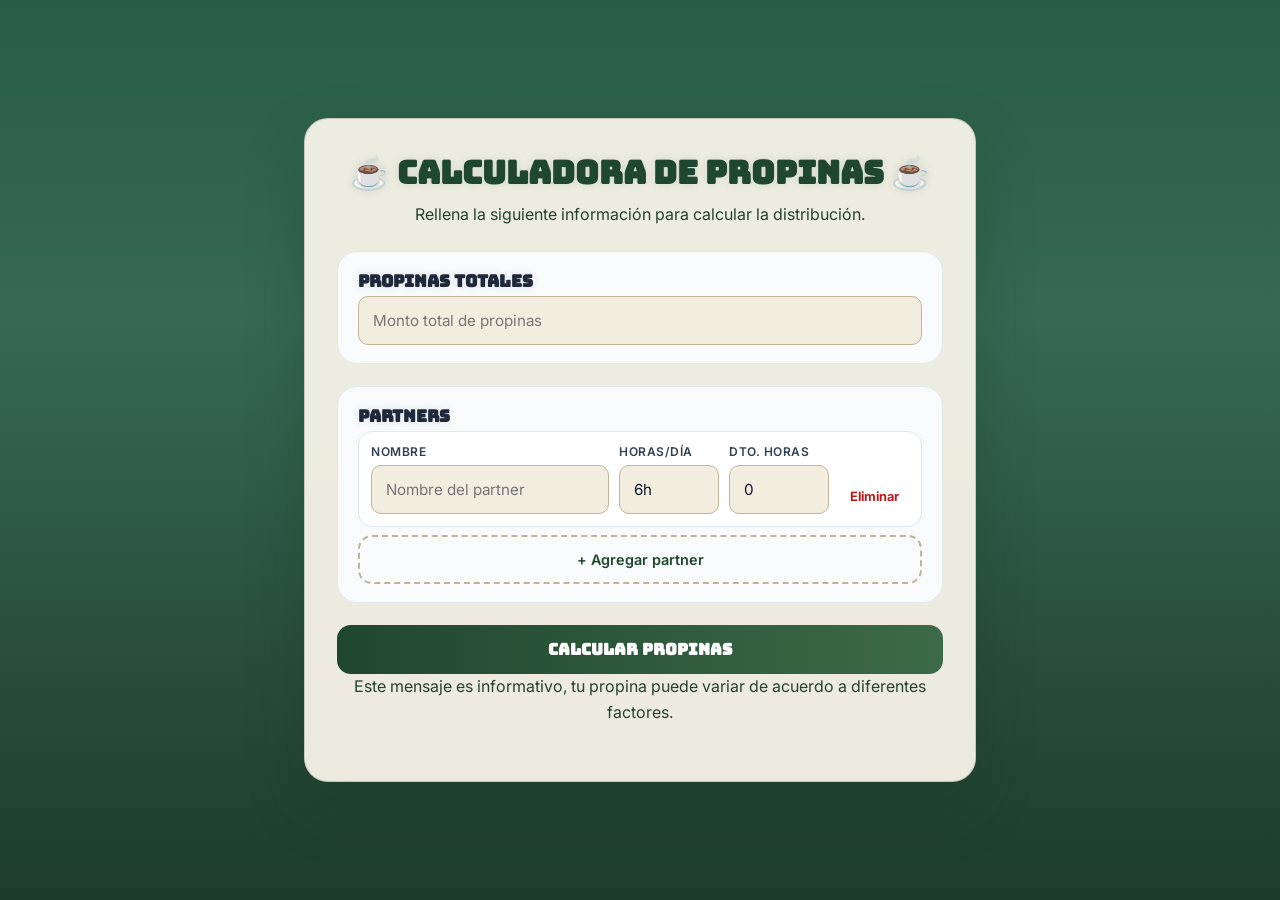
<file: index.html>
<!DOCTYPE html>
<html lang="es">
<head>
    <meta charset="UTF-8">
    <meta name="viewport" content="width=device-width, initial-scale=1.0">
    <title>Calculadora de Propinas</title>
    <meta name="description" content="Calcula y distribuye propinas proporcionalmente según horas trabajadas y descuentos.">
    <link rel="preconnect" href="https://fonts.googleapis.com">
    <link rel="preconnect" href="https://fonts.gstatic.com" crossorigin>
    <link href="https://fonts.googleapis.com/css2?family=Bungee&family=Inter:wght@400;600;700&display=swap" rel="stylesheet">
    <link href="styles.css" rel="stylesheet">
</head>
<body>
    <main class="container">
        <section class="form-card">
            <h1>☕ Calculadora de propinas ☕</h1>
            <p>Rellena la siguiente información para calcular la distribución.</p>

            <form id="propinasForm">
                <div class="form-block">
                    <h2>Propinas totales</h2>
                    <div class="form-field">
                        <input id="propinasTotales" type="number" min="0" step="1" placeholder="Monto total de propinas" required>
                    </div>
                </div>
            </form>

            <div class="form-block">
                <h2>Partners</h2>
                <div id="partnersContainer"></div>
                <button type="button" id="addPartnerBtn" class="btn-secondary">+ Agregar partner</button>
            </div>

            <div class="form-actions">
                <button type="button" id="calcularBtn">Calcular propinas</button>
            </div>

            <div id="resultado" class="form-field result" style="display:none;"></div>
            <p class="footer-msg">Este mensaje es informativo, tu propina puede variar de acuerdo a diferentes factores.</p>
        </section>
    </main>
    <script src="operacion.js"></script>
</body>
</html>
</file>
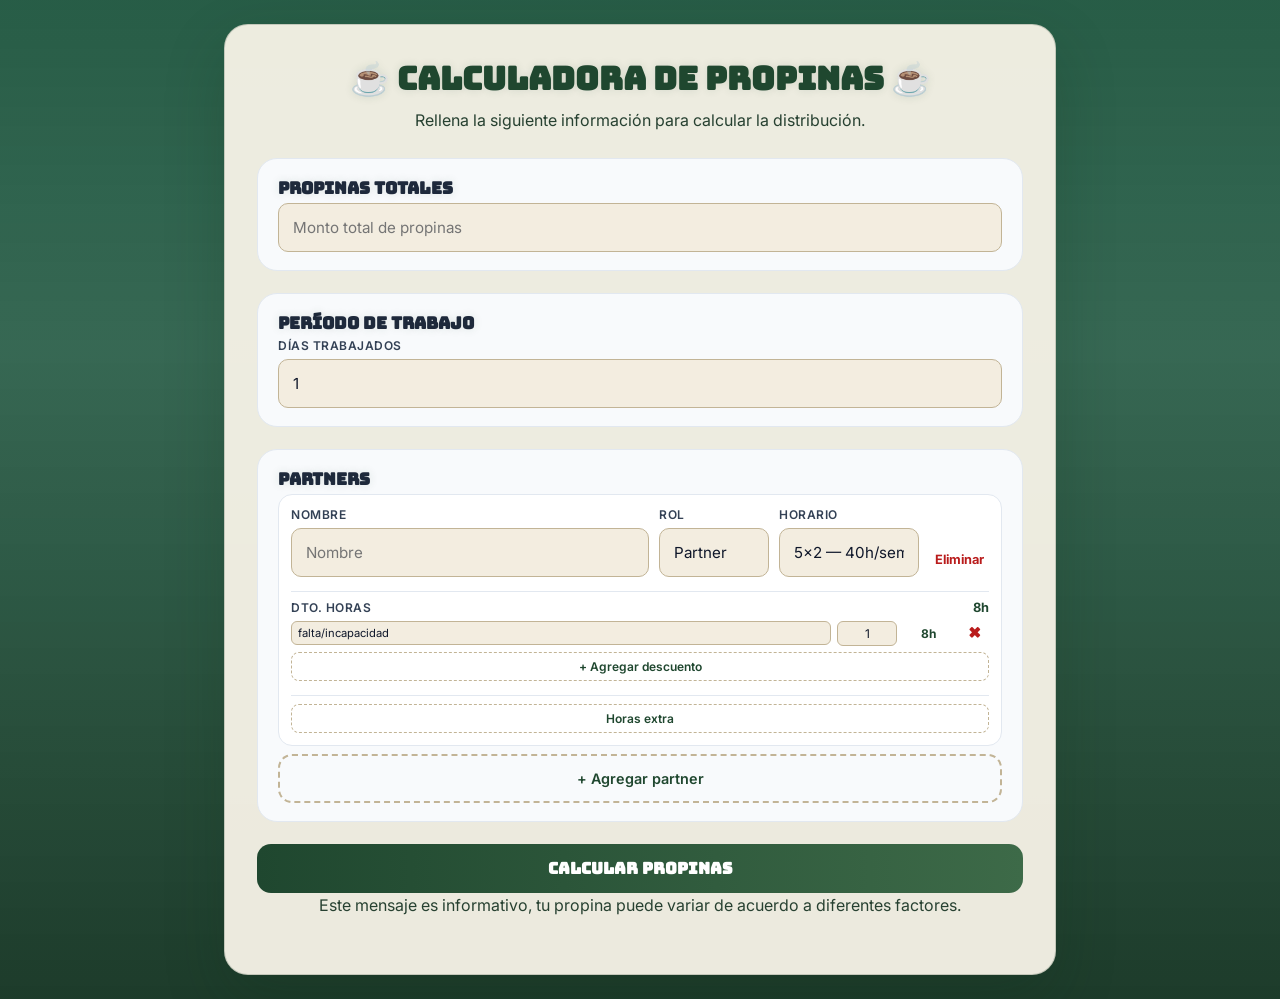
<file: docs/index.html>
<!DOCTYPE html>
<html lang="es">
<head>
    <meta charset="UTF-8">
    <meta name="viewport" content="width=device-width, initial-scale=1.0">
    <title>Calculadora de Propinas</title>
    <meta name="description" content="Calcula y distribuye propinas proporcionalmente según horas trabajadas y descuentos.">
    <link rel="preconnect" href="https://fonts.googleapis.com">
    <link rel="preconnect" href="https://fonts.gstatic.com" crossorigin>
    <link href="https://fonts.googleapis.com/css2?family=Bungee&family=Inter:wght@400;600;700&display=swap" rel="stylesheet">
    <link href="styles.css" rel="stylesheet">
</head>
<body>
    <main class="container">
        <section class="form-card">
            <h1>☕ Calculadora de propinas ☕</h1>
            <p>Rellena la siguiente información para calcular la distribución.</p>

            <form id="propinasForm">
                <div class="form-block">
                    <h2>Propinas totales</h2>
                    <div class="form-field">
                        <input id="propinasTotales" type="number" min="0" step="1" placeholder="Monto total de propinas" required>
                    </div>
                </div>
                <div class="form-block">
                    <h2>Período de trabajo</h2>
                    <div class="form-field">
                        <label>Días trabajados</label>
                        <input id="diasTrabajados" type="number" min="1" step="1" value="1" required>
                    </div>
                </div>
            </form>

            <div class="form-block">
                <h2>Partners</h2>
                <div id="partnersContainer"></div>
                <button type="button" id="addPartnerBtn" class="btn-secondary">+ Agregar partner</button>
            </div>

            <div class="form-actions">
                <button type="button" id="calcularBtn">Calcular propinas</button>
            </div>

            <div id="resultado" class="form-field result" style="display:none;"></div>
            <p class="footer-msg">Este mensaje es informativo, tu propina puede variar de acuerdo a diferentes factores.</p>
        </section>
    </main>
    <script src="operacion.js"></script>
</body>
</html>
</file>
<file: styles.css>
﻿:root {
    font-family: 'Inter', sans-serif;
    background-color: #f1f3eb;
    color: #0f172a;
}
* { box-sizing: border-box; }

body {
    margin: 0;
    min-height: 100vh;
    display: grid;
    place-items: center;
    background: linear-gradient(180deg, rgba(22,80,57,0.92) 0%, rgba(22,80,57,0.85) 35%, rgba(18,50,32,0.95) 100%),
        url('https://images.unsplash.com/photo-1495474472287-4d71bcdd2085?auto=format&fit=crop&w=1400&q=80') center/cover no-repeat fixed;
    color: #f8f3e7;
}

.container {
    width: min(100%, 720px);
    padding: clamp(12px, 3vw, 24px);
}

.form-card {
    background: rgba(248,244,232,0.95);
    border: 1px solid rgba(15,44,25,0.18);
    border-radius: clamp(16px, 3vw, 24px);
    padding: clamp(20px, 4vw, 32px);
    box-shadow: 0 24px 60px rgba(15,44,25,0.22);
}

.form-card h1 {
    margin: 0 0 8px;
    font-size: clamp(1.4rem, 4vw, 2rem);
    font-family: 'Bungee', cursive;
    color: #1f472f;
    text-align: center;
    opacity: 0;
    animation: titleEntrance 0.8s ease forwards;
}

.form-card > p {
    margin: 0 0 clamp(16px, 3vw, 24px);
    color: #274131;
    line-height: 1.6;
    text-align: center;
    font-size: clamp(0.85rem, 2vw, 1rem);
}

.form-block {
    padding: clamp(14px, 2.5vw, 18px) clamp(14px, 3vw, 20px);
    border: 1px solid #e2e8f0;
    border-radius: clamp(14px, 2.5vw, 20px);
    background: #f8fafc;
    margin-bottom: clamp(16px, 2.5vw, 22px);
}

.form-block h2 {
    margin: 0 0 4px;
    font-size: clamp(0.95rem, 2vw, 1.05rem);
    font-weight: 700;
    color: #1e293b;
    font-family: 'Bungee', cursive;
    opacity: 0;
    animation: titleEntrance 0.8s ease forwards 0.2s;
}

.form-field {
    display: grid;
    gap: 6px;
    margin-bottom: 0;
}

.form-field label {
    font-weight: 600;
    color: #334155;
    font-size: 0.75rem;
    text-transform: uppercase;
    letter-spacing: 0.5px;
}

.form-field input,
.form-field select {
    width: 100%;
    padding: clamp(10px, 2vw, 14px) clamp(10px, 2vw, 14px);
    border: 1px solid #c2b496;
    border-radius: clamp(8px, 1.5vw, 10px);
    background: #f3ede0;
    font-size: clamp(0.85rem, 2vw, 0.95rem);
    color: #0f172a;
    font-family: 'Inter', sans-serif;
    -webkit-appearance: none;
    appearance: none;
}

.form-field input:focus,
.form-field select:focus {
    outline: none;
    border-color: #194b35;
    box-shadow: 0 0 0 4px rgba(25,75,53,0.14);
}

.form-actions { margin-top: 8px; }

.footer-msg {
    text-align: center;
    font-size: clamp(0.7rem, 1.8vw, 0.8rem);
    color: #64748b;
    margin: clamp(12px, 2vw, 16px) 0 0;
    font-family: 'Inter', sans-serif;
    line-height: 1.5;
}

button {
    width: 100%;
    border: none;
    border-radius: 14px;
    padding: clamp(12px, 2vw, 14px) clamp(14px, 2.5vw, 18px);
    font-size: clamp(0.9rem, 2vw, 1rem);
    font-weight: 700;
    color: #fff;
    background: linear-gradient(90deg, #1f472f 0%, #3d6a48 100%);
    cursor: pointer;
    transition: transform 0.2s ease, box-shadow 0.2s ease;
    font-family: 'Bungee', cursive;
    -webkit-tap-highlight-color: transparent;
}

button:hover {
    transform: translateY(-1px);
    box-shadow: 0 16px 30px rgba(31,71,47,0.25);
}

button:active { transform: translateY(0); }

.btn-secondary {
    background: transparent;
    color: #1f472f;
    border: 2px dashed #c2b496;
    font-size: clamp(0.85rem, 2vw, 0.9rem);
    margin-top: 8px;
    font-family: 'Inter', sans-serif;
    font-weight: 600;
}

.btn-secondary:hover {
    background: rgba(31,71,47,0.06);
    box-shadow: none;
}

#partnersContainer { display: grid; gap: 10px; }

.partner-row {
    display: grid;
    grid-template-columns: 1fr 100px 100px 70px;
    gap: 10px;
    align-items: end;
    padding: clamp(10px, 1.5vw, 12px);
    border: 1px solid #e2e8f0;
    border-radius: 14px;
    background: #fff;
}

.partner-row .btn-remove {
    background: transparent;
    color: #b91c1c;
    border: none;
    font-size: 0.8rem;
    padding: 8px 4px;
    cursor: pointer;
    font-family: 'Inter', sans-serif;
    font-weight: 700;
    width: auto;
    align-self: end;
    margin-bottom: 2px;
    -webkit-tap-highlight-color: transparent;
}

.partner-row .btn-remove:hover {
    background: rgba(185,28,28,0.08);
    box-shadow: none;
    transform: none;
}

#resultado {
    min-height: 70px;
    padding: clamp(14px, 2.5vw, 18px) clamp(14px, 2.5vw, 20px);
    border-radius: clamp(14px, 2.5vw, 18px);
    background: rgba(247,244,235,0.95);
    box-shadow: 0 10px 24px rgba(31,71,47,0.08);
    transition: background 0.3s ease, box-shadow 0.3s ease;
    overflow-x: auto;
    -webkit-overflow-scrolling: touch;
    margin-top: clamp(16px, 3vw, 22px);
}

#resultado table {
    width: 100%;
    min-width: 520px;
    border-collapse: collapse;
    font-family: 'Inter', sans-serif;
    font-size: clamp(0.75rem, 1.8vw, 0.85rem);
}

#resultado th {
    background: #1f472f;
    color: #fff;
    padding: clamp(8px, 1.2vw, 10px) clamp(6px, 1vw, 8px);
    text-align: left;
    font-weight: 600;
    font-size: clamp(0.65rem, 1.5vw, 0.75rem);
    text-transform: uppercase;
    letter-spacing: 0.5px;
    white-space: nowrap;
}

#resultado td {
    padding: clamp(6px, 1vw, 8px);
    border-bottom: 1px solid #e2e8f0;
    color: #0f172a;
    white-space: nowrap;
}

#resultado tr:last-child td { border-bottom: none; }

#resultado tr.total-row td {
    border-top: 2px solid #1f472f;
    font-weight: 700;
    background: rgba(31,71,47,0.05);
}

#resultado .result-title {
    font-family: 'Bungee', cursive;
    font-size: clamp(1rem, 2.5vw, 1.1rem);
    color: #1f472f;
    margin: 0 0 8px;
    text-align: center;
}

#resultado .result-summary {
    text-align: center;
    color: #274131;
    margin: 0 0 clamp(8px, 1.5vw, 12px);
    font-size: clamp(0.75rem, 2vw, 0.85rem);
    line-height: 1.6;
}

@keyframes titleEntrance {
    0% {
        opacity: 0;
        transform: translateY(-12px) scale(0.96);
        text-shadow: 0 0 0 rgba(31,71,47,0);
    }
    100% {
        opacity: 1;
        transform: translateY(0) scale(1);
        text-shadow: 0 0 10px rgba(31,71,47,0.12);
    }
}

.result-glow {
    animation: resultGlow 1.2s ease-in-out;
}

@keyframes resultGlow {
    0% { opacity: 0; transform: translateY(12px); box-shadow: 0 0 0 rgba(31,71,47,0); }
    40% { opacity: 1; transform: translateY(0); box-shadow: 0 0 22px rgba(31,71,47,0.25); }
    100% { transform: translateY(0); box-shadow: 0 0 14px rgba(31,71,47,0.16); }
}

@media (max-width: 640px) {
    body {
        background: linear-gradient(180deg, rgba(22,80,57,0.95) 0%, rgba(18,50,32,0.98) 100%);
    }

    .partner-row {
        grid-template-columns: 1fr 1fr;
        gap: 8px;
    }

    .partner-row .form-field:nth-child(1) {
        grid-column: 1 / -1;
    }

    .partner-row .btn-remove {
        grid-column: 2;
        justify-self: end;
        padding: 8px 12px;
        min-height: 44px;
        display: flex;
        align-items: center;
    }
}

@media (max-width: 480px) {
    .form-card {
        padding: 16px;
    }

    .form-block {
        padding: 12px;
    }

    .partner-row {
        gap: 6px;
        padding: 10px;
    }

    .partner-row .form-field label {
        font-size: 0.65rem;
    }

    .form-field input,
    .form-field select {
        padding: 12px 10px;
        font-size: 16px;
    }

    button {
        padding: 16px 14px;
        font-size: 16px;
        border-radius: 12px;
    }

    .btn-secondary {
        padding: 14px;
    }

    #resultado {
        padding: 12px;
        border-radius: 12px;
    }

    #resultado th,
    #resultado td {
        padding: 6px 4px;
        font-size: 0.7rem;
    }
}
</file>
<file: docs/styles.css>
﻿:root {
    font-family: 'Inter', sans-serif;
    background-color: #f1f3eb;
    color: #0f172a;
}
* { box-sizing: border-box; }

body {
    margin: 0;
    min-height: 100vh;
    display: grid;
    place-items: center;
    background: linear-gradient(180deg, rgba(22,80,57,0.92) 0%, rgba(22,80,57,0.85) 35%, rgba(18,50,32,0.95) 100%),
        url('https://images.unsplash.com/photo-1495474472287-4d71bcdd2085?auto=format&fit=crop&w=1400&q=80') center/cover no-repeat fixed;
    color: #f8f3e7;
}

.container {
    width: min(100%, 880px);
    padding: clamp(12px, 3vw, 24px);
}

.form-card {
    background: rgba(248,244,232,0.95);
    border: 1px solid rgba(15,44,25,0.18);
    border-radius: clamp(16px, 3vw, 24px);
    padding: clamp(20px, 4vw, 32px);
    box-shadow: 0 24px 60px rgba(15,44,25,0.22);
}

.form-card h1 {
    margin: 0 0 8px;
    font-size: clamp(1.4rem, 4vw, 2rem);
    font-family: 'Bungee', cursive;
    color: #1f472f;
    text-align: center;
    opacity: 0;
    animation: titleEntrance 0.8s ease forwards;
}

.form-card > p {
    margin: 0 0 clamp(16px, 3vw, 24px);
    color: #274131;
    line-height: 1.6;
    text-align: center;
    font-size: clamp(0.85rem, 2vw, 1rem);
}

.form-block {
    padding: clamp(14px, 2.5vw, 18px) clamp(14px, 3vw, 20px);
    border: 1px solid #e2e8f0;
    border-radius: clamp(14px, 2.5vw, 20px);
    background: #f8fafc;
    margin-bottom: clamp(16px, 2.5vw, 22px);
}

.form-block h2 {
    margin: 0 0 4px;
    font-size: clamp(0.95rem, 2vw, 1.05rem);
    font-weight: 700;
    color: #1e293b;
    font-family: 'Bungee', cursive;
    opacity: 0;
    animation: titleEntrance 0.8s ease forwards 0.2s;
}

.form-field {
    display: grid;
    gap: 6px;
    margin-bottom: 0;
}

.form-field label {
    font-weight: 600;
    color: #334155;
    font-size: 0.75rem;
    text-transform: uppercase;
    letter-spacing: 0.5px;
}

.form-field input,
.form-field select {
    width: 100%;
    padding: clamp(10px, 2vw, 14px) clamp(10px, 2vw, 14px);
    border: 1px solid #c2b496;
    border-radius: clamp(8px, 1.5vw, 10px);
    background: #f3ede0;
    font-size: clamp(0.85rem, 2vw, 0.95rem);
    color: #0f172a;
    font-family: 'Inter', sans-serif;
    -webkit-appearance: none;
    appearance: none;
}

.form-field input:focus,
.form-field select:focus {
    outline: none;
    border-color: #194b35;
    box-shadow: 0 0 0 4px rgba(25,75,53,0.14);
}

.form-actions { margin-top: 8px; }

.footer-msg {
    text-align: center;
    font-size: clamp(0.7rem, 1.8vw, 0.8rem);
    color: #64748b;
    margin: clamp(12px, 2vw, 16px) 0 0;
    font-family: 'Inter', sans-serif;
    line-height: 1.5;
}

button {
    width: 100%;
    border: none;
    border-radius: 14px;
    padding: clamp(12px, 2vw, 14px) clamp(14px, 2.5vw, 18px);
    font-size: clamp(0.9rem, 2vw, 1rem);
    font-weight: 700;
    color: #fff;
    background: linear-gradient(90deg, #1f472f 0%, #3d6a48 100%);
    cursor: pointer;
    transition: transform 0.2s ease, box-shadow 0.2s ease;
    font-family: 'Bungee', cursive;
    -webkit-tap-highlight-color: transparent;
}

button:hover {
    transform: translateY(-1px);
    box-shadow: 0 16px 30px rgba(31,71,47,0.25);
}

button:active { transform: translateY(0); }

.btn-secondary {
    background: transparent;
    color: #1f472f;
    border: 2px dashed #c2b496;
    font-size: clamp(0.85rem, 2vw, 0.9rem);
    margin-top: 8px;
    font-family: 'Inter', sans-serif;
    font-weight: 600;
}

.btn-secondary:hover {
    background: rgba(31,71,47,0.06);
    box-shadow: none;
}

#partnersContainer { display: grid; gap: 10px; }

.partner-row {
    display: grid;
    grid-template-columns: 1fr 110px 140px 60px;
    gap: 10px;
    align-items: end;
    padding: clamp(10px, 1.5vw, 12px);
    border: 1px solid #e2e8f0;
    border-radius: 14px;
    background: #fff;
}

.partner-row .btn-remove {
    background: transparent;
    color: #b91c1c;
    border: none;
    font-size: 0.8rem;
    padding: 8px 4px;
    cursor: pointer;
    font-family: 'Inter', sans-serif;
    font-weight: 700;
    width: auto;
    align-self: end;
    margin-bottom: 2px;
    -webkit-tap-highlight-color: transparent;
}

.partner-row .btn-remove:hover {
    background: rgba(185,28,28,0.08);
    box-shadow: none;
    transform: none;
}

.dto-section {
    grid-column: 1 / -1;
    border-top: 1px solid #e2e8f0;
    margin-top: 4px;
    padding-top: 8px;
    display: grid;
    gap: 6px;
}

.dto-header {
    display: flex;
    justify-content: space-between;
    align-items: center;
}

.dto-header label {
    font-weight: 600;
    color: #334155;
    font-size: 0.75rem;
    text-transform: uppercase;
    letter-spacing: 0.5px;
}

.dto-total {
    font-size: 0.8rem;
    font-weight: 700;
    color: #1f472f;
}

.dto-items {
    display: flex;
    flex-direction: column;
    gap: 6px;
}

.dto-item {
    display: grid;
    grid-template-columns: 1fr 60px 50px 30px;
    gap: 6px;
    align-items: center;
}

.dto-tipo {
    padding: 4px 6px;
    border: 1px solid #c2b496;
    border-radius: 6px;
    background: #f3ede0;
    font-size: 0.7rem;
    color: #0f172a;
    font-family: 'Inter', sans-serif;
    -webkit-appearance: none;
    appearance: none;
}

.dto-cant {
    width: 100%;
    padding: 4px;
    text-align: center;
    font-size: 0.75rem;
    border: 1px solid #c2b496;
    border-radius: 6px;
    background: #f3ede0;
    color: #0f172a;
    font-family: 'Inter', sans-serif;
    -moz-appearance: textfield;
}

.dto-cant::-webkit-inner-spin-button,
.dto-cant::-webkit-outer-spin-button {
    -webkit-appearance: none;
    margin: 0;
}

.dto-item-total {
    font-size: 0.75rem;
    font-weight: 700;
    color: #1f472f;
    text-align: center;
}

.dto-remove {
    background: transparent;
    color: #b91c1c;
    border: none;
    cursor: pointer;
    font-size: 1.1rem;
    font-weight: 700;
    padding: 2px;
    width: auto;
    line-height: 1;
    border-radius: 4px;
}

.dto-remove:hover {
    background: rgba(185,28,28,0.08);
}

.btn-dto-add {
    background: transparent;
    color: #1f472f;
    border: 1px dashed #c2b496;
    font-size: 0.75rem;
    font-family: 'Inter', sans-serif;
    font-weight: 600;
    padding: 6px 10px;
    border-radius: 8px;
    cursor: pointer;
    width: 100%;
    transition: background 0.15s;
}

.btn-dto-add:hover {
    background: rgba(31,71,47,0.06);
}

.extra-section {
    grid-column: 1 / -1;
    border-top: 1px solid #e2e8f0;
    margin-top: 4px;
    padding-top: 8px;
    display: grid;
    gap: 6px;
}

.extra-header {
    display: flex;
    justify-content: space-between;
    align-items: center;
}

.extra-header label {
    font-weight: 600;
    color: #334155;
    font-size: 0.75rem;
    text-transform: uppercase;
    letter-spacing: 0.5px;
}

.extra-total {
    font-size: 0.8rem;
    font-weight: 700;
    color: #1f472f;
}

.extra-items {
    display: flex;
    flex-direction: column;
    gap: 6px;
}

.extra-item {
    display: grid;
    grid-template-columns: 1fr 30px;
    gap: 6px;
    align-items: center;
}

.extra-hours {
    width: 100%;
    padding: 4px;
    text-align: center;
    font-size: 0.75rem;
    border: 1px solid #c2b496;
    border-radius: 6px;
    background: #f3ede0;
    color: #0f172a;
    font-family: 'Inter', sans-serif;
    -moz-appearance: textfield;
}

.extra-hours::-webkit-inner-spin-button,
.extra-hours::-webkit-outer-spin-button {
    -webkit-appearance: none;
    margin: 0;
}

.extra-remove {
    background: transparent;
    color: #b91c1c;
    border: none;
    cursor: pointer;
    font-size: 1.1rem;
    font-weight: 700;
    padding: 2px;
    width: auto;
    line-height: 1;
    border-radius: 4px;
}

.extra-remove:hover {
    background: rgba(185,28,28,0.08);
}

.btn-extra-toggle {
    background: transparent;
    color: #1f472f;
    border: 1px dashed #c2b496;
    font-size: 0.75rem;
    font-family: 'Inter', sans-serif;
    font-weight: 600;
    padding: 6px 10px;
    border-radius: 8px;
    cursor: pointer;
    width: 100%;
    transition: background 0.15s;
}

.btn-extra-toggle:hover {
    background: rgba(31,71,47,0.06);
}

.btn-extra-toggle.active {
    background: rgba(31,71,47,0.1);
    border-style: solid;
    border-color: #1f472f;
}

#resultado {
    min-height: 70px;
    padding: clamp(14px, 2.5vw, 18px) clamp(14px, 2.5vw, 20px);
    border-radius: clamp(14px, 2.5vw, 18px);
    background: rgba(247,244,235,0.95);
    box-shadow: 0 10px 24px rgba(31,71,47,0.08);
    transition: background 0.3s ease, box-shadow 0.3s ease;
    overflow-x: auto;
    -webkit-overflow-scrolling: touch;
    margin-top: clamp(16px, 3vw, 22px);
}

#resultado table {
    width: 100%;
    min-width: 600px;
    border-collapse: collapse;
    font-family: 'Inter', sans-serif;
    font-size: clamp(0.75rem, 1.8vw, 0.85rem);
}

#resultado th {
    background: #1f472f;
    color: #fff;
    padding: clamp(8px, 1.2vw, 10px) clamp(6px, 1vw, 8px);
    text-align: left;
    font-weight: 600;
    font-size: clamp(0.65rem, 1.5vw, 0.75rem);
    text-transform: uppercase;
    letter-spacing: 0.5px;
    white-space: nowrap;
}

#resultado td {
    padding: clamp(6px, 1vw, 8px);
    border-bottom: 1px solid #e2e8f0;
    color: #0f172a;
    white-space: nowrap;
}

#resultado tr:last-child td { border-bottom: none; }

#resultado tr.total-row td {
    border-top: 2px solid #1f472f;
    font-weight: 700;
    background: rgba(31,71,47,0.05);
}

#resultado .result-title {
    font-family: 'Bungee', cursive;
    font-size: clamp(1rem, 2.5vw, 1.1rem);
    color: #1f472f;
    margin: 0 0 8px;
    text-align: center;
}

#resultado .result-summary {
    text-align: center;
    color: #274131;
    margin: 0 0 clamp(8px, 1.5vw, 12px);
    font-size: clamp(0.75rem, 2vw, 0.85rem);
    line-height: 1.6;
}

@keyframes titleEntrance {
    0% {
        opacity: 0;
        transform: translateY(-12px) scale(0.96);
        text-shadow: 0 0 0 rgba(31,71,47,0);
    }
    100% {
        opacity: 1;
        transform: translateY(0) scale(1);
        text-shadow: 0 0 10px rgba(31,71,47,0.12);
    }
}

.result-glow {
    animation: resultGlow 1.2s ease-in-out;
}

@keyframes resultGlow {
    0% { opacity: 0; transform: translateY(12px); box-shadow: 0 0 0 rgba(31,71,47,0); }
    40% { opacity: 1; transform: translateY(0); box-shadow: 0 0 22px rgba(31,71,47,0.25); }
    100% { transform: translateY(0); box-shadow: 0 0 14px rgba(31,71,47,0.16); }
}

@media (max-width: 640px) {
    body {
        background: linear-gradient(180deg, rgba(22,80,57,0.95) 0%, rgba(18,50,32,0.98) 100%);
    }

    .partner-row {
        grid-template-columns: 1fr 1fr;
        gap: 8px;
    }

    .partner-row .form-field:nth-child(1) {
        grid-column: 1 / -1;
    }

    .partner-row .btn-remove {
        grid-column: 2;
        justify-self: end;
        padding: 8px 12px;
        min-height: 44px;
        display: flex;
        align-items: center;
    }
}

@media (max-width: 480px) {
    .form-card {
        padding: 16px;
    }

    .form-block {
        padding: 12px;
    }

    .partner-row {
        gap: 6px;
        padding: 10px;
    }

    .partner-row .form-field label {
        font-size: 0.65rem;
    }

    .form-field input,
    .form-field select {
        padding: 12px 10px;
        font-size: 16px;
    }

    button {
        padding: 16px 14px;
        font-size: 16px;
        border-radius: 12px;
    }

    .btn-secondary {
        padding: 14px;
    }

    #resultado {
        padding: 12px;
        border-radius: 12px;
    }

    .dto-item {
        grid-template-columns: 1fr 50px 40px 28px;
    }

    .dto-tipo {
        font-size: 0.65rem;
        padding: 3px 4px;
    }

    .dto-cant {
        font-size: 0.7rem;
        padding: 3px;
    }

    .extra-item {
        grid-template-columns: 1fr 28px;
    }

    .extra-hours {
        font-size: 0.7rem;
        padding: 3px;
    }

    #resultado th,
    #resultado td {
        padding: 6px 4px;
        font-size: 0.7rem;
    }
}
</file>
